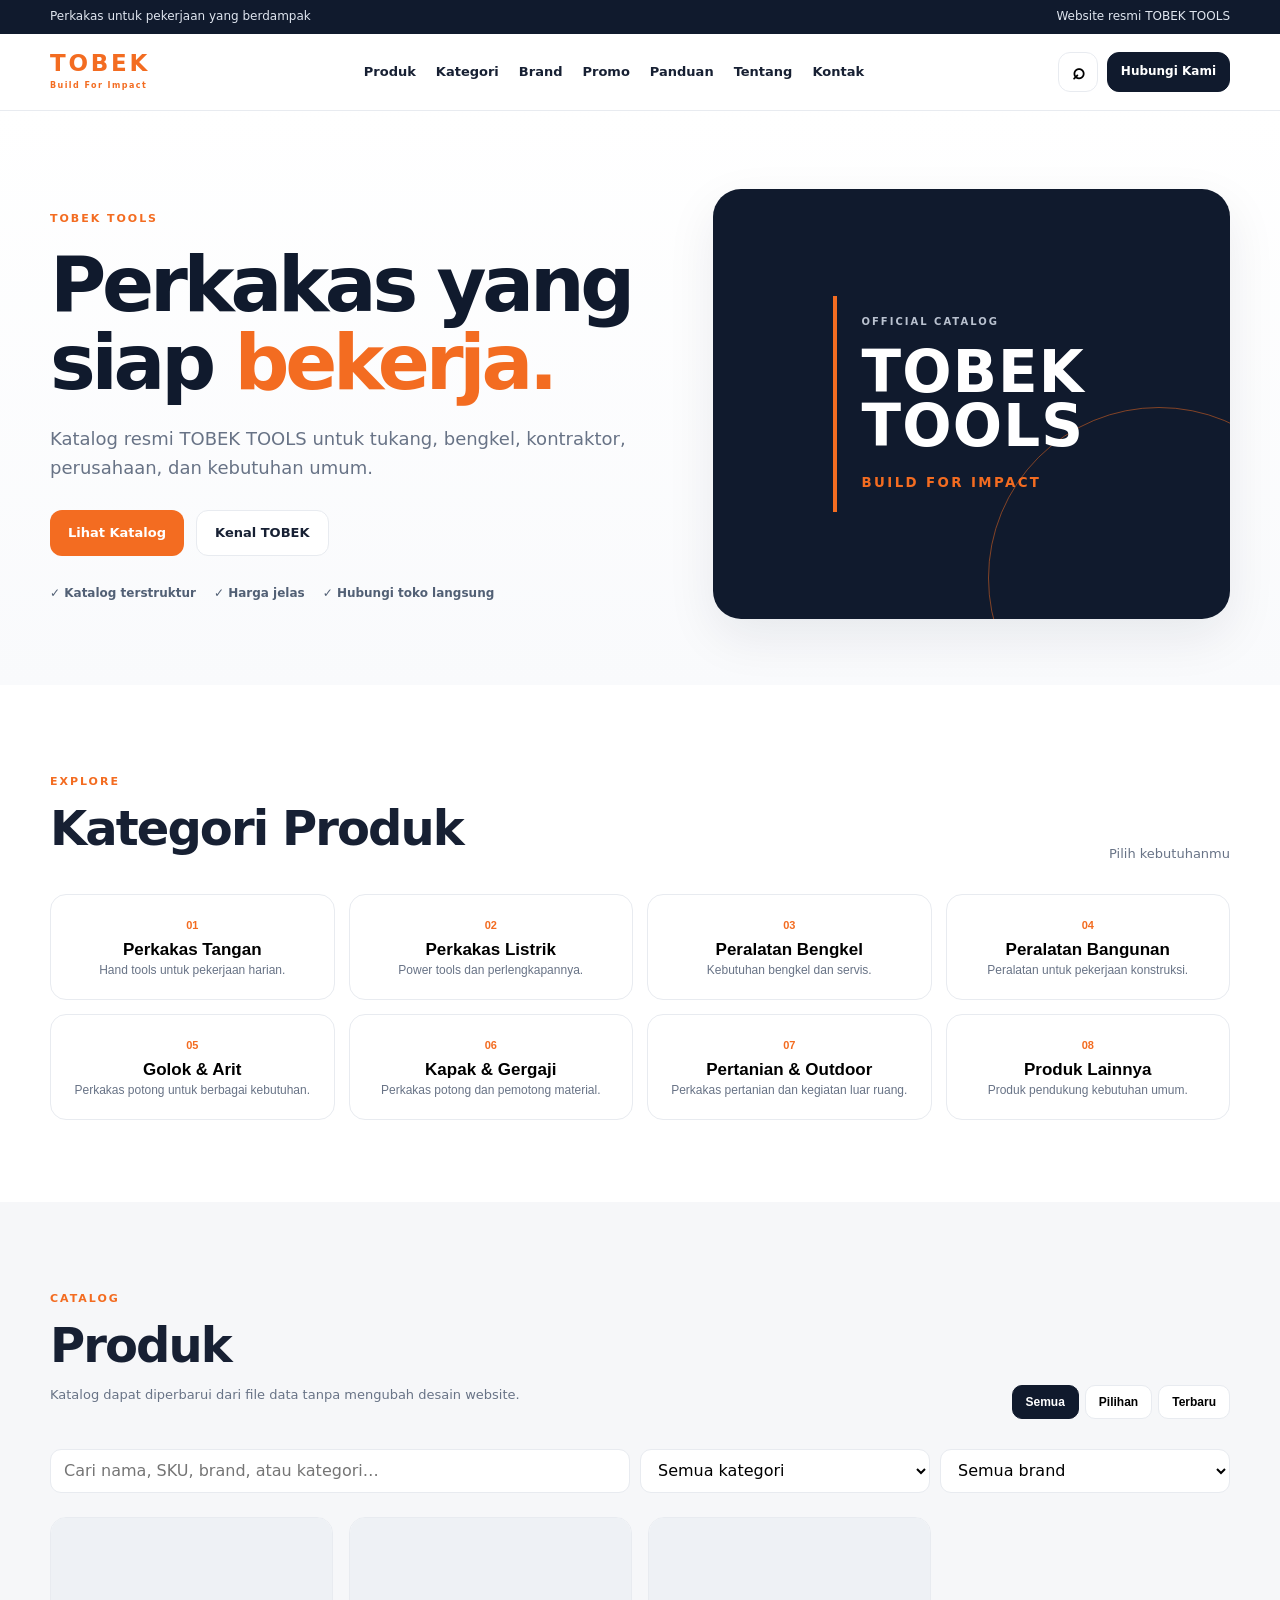
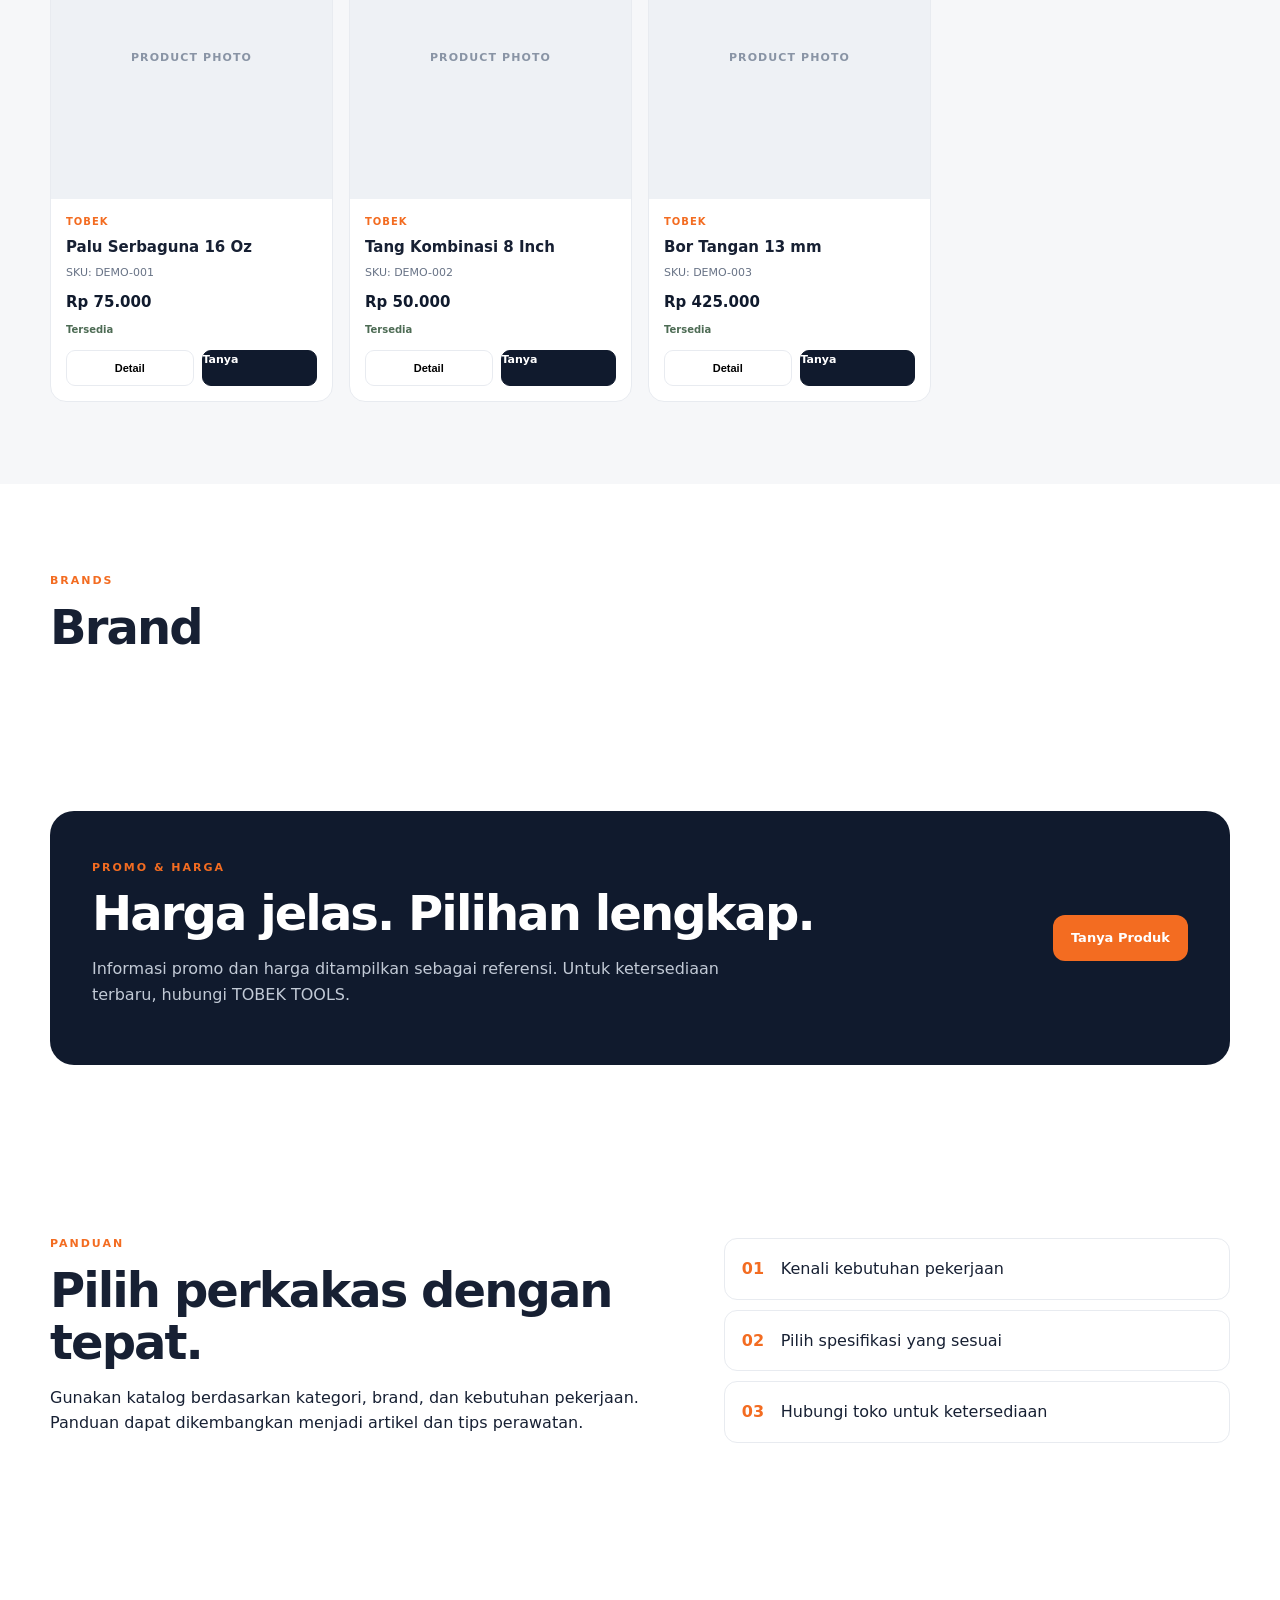
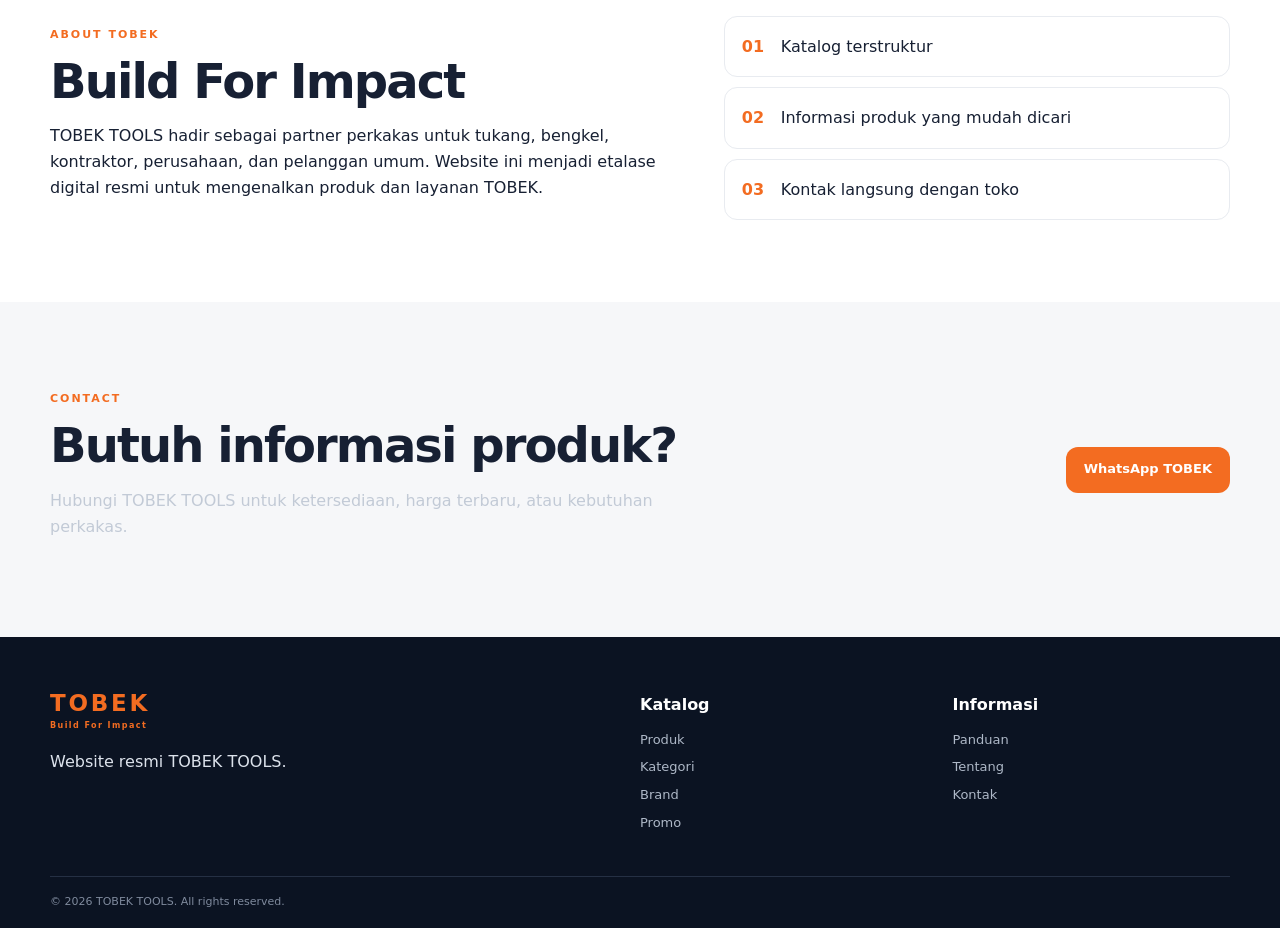
<file: index.html>
<!doctype html>
<html lang="id">
<head>
  <meta charset="UTF-8">
  <meta name="viewport" content="width=device-width, initial-scale=1.0">
  <meta name="description" content="TOBEK TOOLS — website resmi dan katalog perkakas untuk pekerjaan yang berdampak.">
  <title>TOBEK TOOLS — Build For Impact</title>
  <link rel="stylesheet" href="styles.css">
</head>
<body>
<header class="site-header">
  <div class="topbar"><div class="container topbar-inner">
    <span>Perkakas untuk pekerjaan yang berdampak</span><span>Website resmi TOBEK TOOLS</span>
  </div></div>
  <div class="container nav">
    <a class="brand" href="#beranda" aria-label="TOBEK TOOLS">
      <span class="brand-word">TOBEK</span><span class="brand-tag">Build For Impact</span>
    </a>
    <nav class="main-nav" aria-label="Navigasi utama">
      <a href="#produk">Produk</a><a href="#kategori">Kategori</a><a href="#brand">Brand</a>
      <a href="#promo">Promo</a><a href="#panduan">Panduan</a><a href="#tentang">Tentang</a><a href="#kontak">Kontak</a>
    </nav>
    <div class="nav-actions">
      <button class="icon-btn" id="searchBtn" aria-label="Cari produk">⌕</button>
      <a class="contact-btn" id="headerContact" href="#" target="_blank" rel="noopener">Hubungi Kami</a>
    </div>
  </div>
</header>

<main id="beranda">
  <section class="hero">
    <div class="container hero-grid">
      <div class="hero-copy">
        <span class="eyebrow">TOBEK TOOLS</span>
        <h1>Perkakas yang siap <em>bekerja.</em></h1>
        <p>Katalog resmi TOBEK TOOLS untuk tukang, bengkel, kontraktor, perusahaan, dan kebutuhan umum.</p>
        <div class="hero-actions">
          <a class="btn primary" href="#produk">Lihat Katalog</a>
          <a class="btn ghost" href="#tentang">Kenal TOBEK</a>
        </div>
        <div class="hero-trust"><span>✓ Katalog terstruktur</span><span>✓ Harga jelas</span><span>✓ Hubungi toko langsung</span></div>
      </div>
      <div class="hero-panel">
        <div class="hero-panel-inner">
          <span class="panel-kicker">OFFICIAL CATALOG</span>
          <strong>TOBEK<br>TOOLS</strong>
          <small>BUILD FOR IMPACT</small>
        </div>
      </div>
    </div>
  </section>

  <section id="kategori" class="section">
    <div class="container">
      <div class="section-head"><div><span class="eyebrow">EXPLORE</span><h2>Kategori Produk</h2></div><span class="muted">Pilih kebutuhanmu</span></div>
      <div class="category-grid" id="categoryGrid"></div>
    </div>
  </section>

  <section id="produk" class="section products-section">
    <div class="container">
      <div class="section-head">
        <div><span class="eyebrow">CATALOG</span><h2>Produk</h2><p class="muted">Katalog dapat diperbarui dari file data tanpa mengubah desain website.</p></div>
        <div class="filters"><button class="filter active" data-filter="all">Semua</button><button class="filter" data-filter="best">Pilihan</button><button class="filter" data-filter="new">Terbaru</button></div>
      </div>
      <div class="catalog-tools">
        <input id="catalogSearch" type="search" placeholder="Cari nama, SKU, brand, atau kategori…">
        <select id="categoryFilter"><option value="all">Semua kategori</option></select>
        <select id="brandFilter"><option value="all">Semua brand</option></select>
      </div>
      <div class="product-grid" id="productGrid"></div>
      <div class="empty-state" id="emptyState" hidden>Produk tidak ditemukan. Coba kata kunci atau filter lain.</div>
    </div>
  </section>

  <section id="brand" class="section brands">
    <div class="container"><div class="section-head"><div><span class="eyebrow">BRANDS</span><h2>Brand</h2></div></div><div class="brand-grid" id="brandGrid"></div></div>
  </section>

  <section id="promo" class="section promo">
    <div class="container promo-box">
      <div><span class="eyebrow">PROMO & HARGA</span><h2>Harga jelas. Pilihan lengkap.</h2><p>Informasi promo dan harga ditampilkan sebagai referensi. Untuk ketersediaan terbaru, hubungi TOBEK TOOLS.</p></div>
      <a class="btn primary" id="promoContact" href="#" target="_blank" rel="noopener">Tanya Produk</a>
    </div>
  </section>

  <section id="panduan" class="section guide">
    <div class="container guide-grid">
      <div><span class="eyebrow">PANDUAN</span><h2>Pilih perkakas dengan tepat.</h2><p>Gunakan katalog berdasarkan kategori, brand, dan kebutuhan pekerjaan. Panduan dapat dikembangkan menjadi artikel dan tips perawatan.</p></div>
      <div class="guide-cards"><div><b>01</b><span>Kenali kebutuhan pekerjaan</span></div><div><b>02</b><span>Pilih spesifikasi yang sesuai</span></div><div><b>03</b><span>Hubungi toko untuk ketersediaan</span></div></div>
    </div>
  </section>

  <section id="tentang" class="section about">
    <div class="container about-grid">
      <div><span class="eyebrow">ABOUT TOBEK</span><h2>Build For Impact</h2><p>TOBEK TOOLS hadir sebagai partner perkakas untuk tukang, bengkel, kontraktor, perusahaan, dan pelanggan umum. Website ini menjadi etalase digital resmi untuk mengenalkan produk dan layanan TOBEK.</p></div>
      <div class="about-points"><div><b>01</b><span>Katalog terstruktur</span></div><div><b>02</b><span>Informasi produk yang mudah dicari</span></div><div><b>03</b><span>Kontak langsung dengan toko</span></div></div>
    </div>
  </section>

  <section id="kontak" class="section help">
    <div class="container help-box">
      <div><span class="eyebrow">CONTACT</span><h2>Butuh informasi produk?</h2><p>Hubungi TOBEK TOOLS untuk ketersediaan, harga terbaru, atau kebutuhan perkakas.</p></div>
      <a class="btn primary" id="contactBtn" href="#" target="_blank" rel="noopener">WhatsApp TOBEK</a>
    </div>
  </section>
</main>

<footer>
  <div class="container footer-grid">
    <div><div class="brand footer-brand"><span class="brand-word">TOBEK</span><span class="brand-tag">Build For Impact</span></div><p>Website resmi TOBEK TOOLS.</p></div>
    <div><h4>Katalog</h4><a href="#produk">Produk</a><a href="#kategori">Kategori</a><a href="#brand">Brand</a><a href="#promo">Promo</a></div>
    <div><h4>Informasi</h4><a href="#panduan">Panduan</a><a href="#tentang">Tentang</a><a href="#kontak">Kontak</a></div>
  </div>
  <div class="container copyright">© <span id="year"></span> TOBEK TOOLS. All rights reserved.</div>
</footer>

<div class="modal" id="searchModal" aria-hidden="true">
  <div class="search-box"><button class="close" id="closeSearch" aria-label="Tutup">×</button><input id="searchInput" placeholder="Cari produk, brand, SKU…"><div id="searchResults"></div></div>
</div>
<div class="modal" id="productModal" aria-hidden="true">
  <div class="product-detail"><button class="close" id="closeProduct" aria-label="Tutup">×</button><div id="productDetailContent"></div></div>
</div>
<script src="app.js"></script>
</body>
</html>
</file>
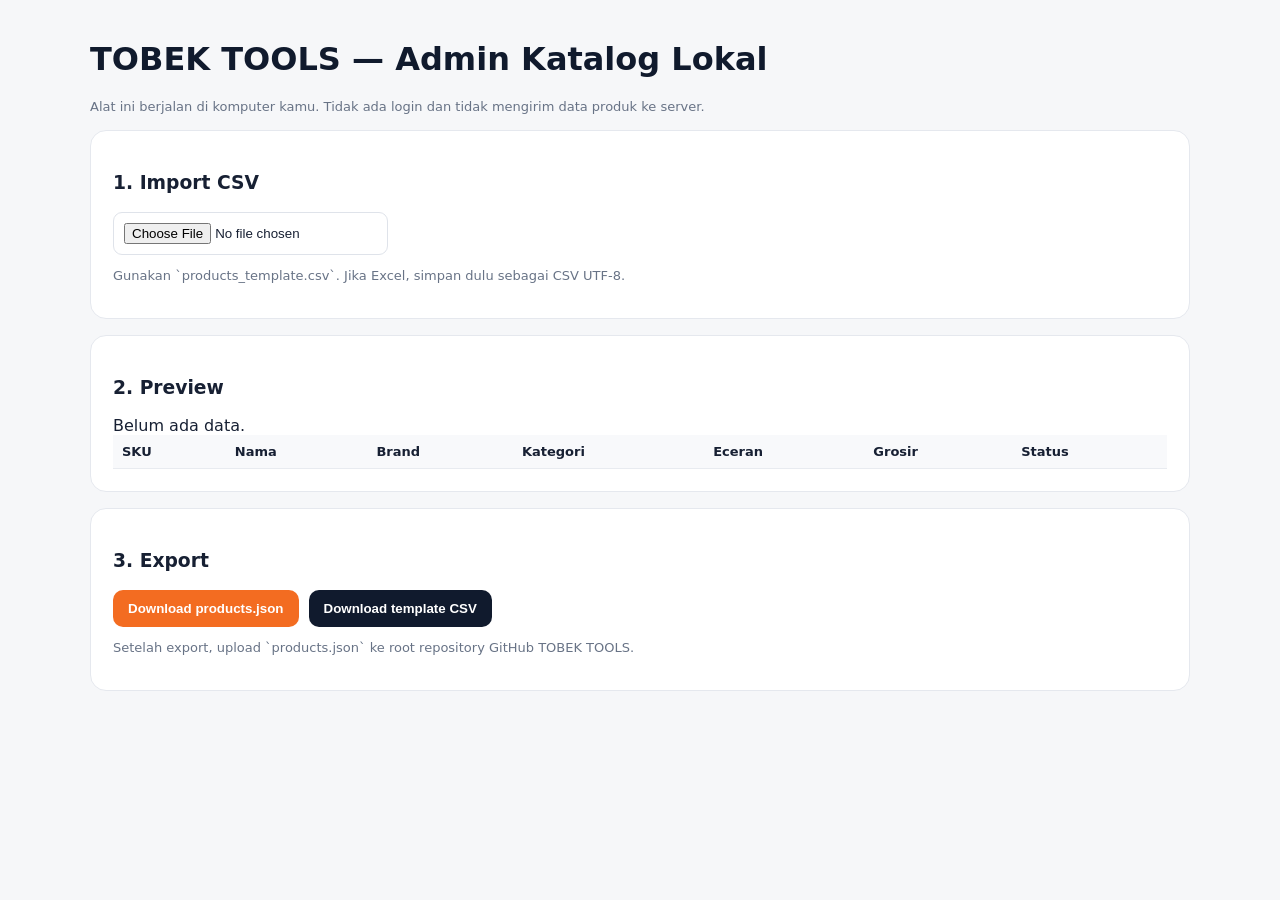
<file: admin-katalog.html>
<!doctype html>
<html lang="id">
<head><meta charset="utf-8"><meta name="viewport" content="width=device-width,initial-scale=1"><title>TOBEK TOOLS — Admin Katalog Lokal</title>
<style>
body{font-family:system-ui,sans-serif;background:#f6f7f9;color:#172033;margin:0}.wrap{max-width:1100px;margin:40px auto;padding:0 18px}.box{background:#fff;border:1px solid #e5e8ee;border-radius:16px;padding:22px;margin:16px 0}h1{color:#101a2d}.btn{border:0;border-radius:10px;padding:11px 15px;font-weight:800;cursor:pointer;background:#101a2d;color:#fff}.btn.orange{background:#f36c21}.muted{color:#687386;font-size:13px}input{padding:10px;border:1px solid #dfe3ea;border-radius:9px}.actions{display:flex;gap:10px;flex-wrap:wrap}.table-wrap{overflow:auto}table{border-collapse:collapse;width:100%;font-size:13px}th,td{border-bottom:1px solid #e8ebf0;padding:9px;text-align:left;white-space:nowrap}th{background:#f8f9fb}.ok{color:#3f7650;font-weight:800}.warn{color:#9a6500;font-weight:800}
</style></head>
<body><div class="wrap">
<h1>TOBEK TOOLS — Admin Katalog Lokal</h1>
<p class="muted">Alat ini berjalan di komputer kamu. Tidak ada login dan tidak mengirim data produk ke server.</p>
<div class="box"><h3>1. Import CSV</h3><input id="file" type="file" accept=".csv,text/csv"><p class="muted">Gunakan `products_template.csv`. Jika Excel, simpan dulu sebagai CSV UTF-8.</p></div>
<div class="box"><h3>2. Preview</h3><div id="status">Belum ada data.</div><div class="table-wrap"><table><thead><tr><th>SKU</th><th>Nama</th><th>Brand</th><th>Kategori</th><th>Eceran</th><th>Grosir</th><th>Status</th></tr></thead><tbody id="rows"></tbody></table></div></div>
<div class="box"><h3>3. Export</h3><div class="actions"><button class="btn orange" id="export">Download products.json</button><button class="btn" id="template">Download template CSV</button></div><p class="muted">Setelah export, upload `products.json` ke root repository GitHub TOBEK TOOLS.</p></div>
</div>
<script>
let data=[];
const required=["sku","name","brand","category","retail","wholesale","status"];
function parseCSV(t){const rows=[];let row=[],cell="",q=false;for(let i=0;i<t.length;i++){const c=t[i],n=t[i+1];if(c=='"'&&q&&n=='"'){cell+='"';i++;continue}if(c=='"'){q=!q;continue}if(c==','&&!q){row.push(cell);cell="";continue}if((c=='\\n'||c=='\\r')&&!q){if(c=='\\r'&&n=='\\n')i++;row.push(cell);if(row.some(x=>x.trim()))rows.push(row);row=[];cell="";continue}cell+=c}row.push(cell);if(row.some(x=>x.trim()))rows.push(row);const h=rows.shift().map(x=>x.trim().toLowerCase());return rows.map(r=>Object.fromEntries(h.map((k,i)=>[k,(r[i]||"").trim()])));}
function render(){document.getElementById("status").innerHTML=`<span class="${data.length?'ok':'warn'}">${data.length} produk terbaca.</span>`;document.getElementById("rows").innerHTML=data.slice(0,200).map(p=>`<tr><td>${p.sku}</td><td>${p.name}</td><td>${p.brand}</td><td>${p.category}</td><td>${p.retail}</td><td>${p.wholesale}</td><td>${p.status}</td></tr>`).join("")}
document.getElementById("file").onchange=async e=>{const f=e.target.files[0];if(!f)return;const t=await f.text();const raw=parseCSV(t);data=raw.map(p=>({...p,retail:Number(String(p.retail).replace(/[^0-9.-]/g,""))||0,wholesale:Number(String(p.wholesale).replace(/[^0-9.-]/g,""))||0,featured:["1","true","ya","yes"].includes(String(p.featured).toLowerCase()),newest:["1","true","ya","yes"].includes(String(p.newest).toLowerCase()),image:p.image||"",description:p.description||""}));render()};
document.getElementById("export").onclick=()=>{if(!data.length)return alert("Import CSV dulu.");const blob=new Blob([JSON.stringify(data,null,2)],{type:"application/json"});const a=document.createElement("a");a.href=URL.createObjectURL(blob);a.download="products.json";a.click();URL.revokeObjectURL(a.href)};
document.getElementById("template").onclick=()=>{const head="sku,name,brand,category,retail,wholesale,status,featured,newest,image,description\\n";const blob=new Blob([head],{type:"text/csv;charset=utf-8"});const a=document.createElement("a");a.href=URL.createObjectURL(blob);a.download="products_template.csv";a.click();URL.revokeObjectURL(a.href)};
</script></body></html>
</file>
<file: styles.css>
:root{--orange:#f36c21;--navy:#101a2d;--ink:#172033;--muted:#687386;--line:#e8ebf0;--paper:#fff;--soft:#f6f7f9;--radius:18px;--shadow:0 18px 50px rgba(16,26,45,.08)}
*{box-sizing:border-box}html{scroll-behavior:smooth}body{margin:0;font-family:Inter,ui-sans-serif,system-ui,-apple-system,BlinkMacSystemFont,"Segoe UI",sans-serif;color:var(--ink);background:#fff;line-height:1.6}a{text-decoration:none;color:inherit}.container{width:min(1180px,calc(100% - 36px));margin:auto}.topbar{background:var(--navy);color:#dfe5ef;font-size:12px}.topbar-inner{height:34px;display:flex;justify-content:space-between;align-items:center}.site-header{position:sticky;top:0;z-index:20;background:rgba(255,255,255,.94);backdrop-filter:blur(12px);border-bottom:1px solid var(--line)}.nav{height:76px;display:flex;align-items:center;gap:28px}.brand{display:flex;flex-direction:column;min-width:120px}.brand-word{font-weight:900;letter-spacing:.12em;color:var(--orange);font-size:23px;line-height:1}.brand-tag{font-size:8px;letter-spacing:.18em;color:var(--orange);font-weight:800;margin-top:5px}.main-nav{display:flex;gap:20px;align-items:center;flex:1;justify-content:center;font-size:13px;font-weight:700}.main-nav a:hover{color:var(--orange)}.nav-actions{display:flex;gap:9px;align-items:center}.icon-btn,.contact-btn{border:1px solid var(--line);background:#fff;border-radius:12px;height:40px;padding:0 13px;font-weight:800}.icon-btn{width:40px;font-size:22px;cursor:pointer}.contact-btn{display:flex;align-items:center;background:var(--navy);color:#fff;border-color:var(--navy);font-size:12px}.hero{padding:78px 0 66px;background:linear-gradient(180deg,#fff 0%,#f9fafc 100%)}.hero-grid{display:grid;grid-template-columns:1.08fr .92fr;gap:55px;align-items:center}.eyebrow{font-size:11px;letter-spacing:.18em;font-weight:900;color:var(--orange)}h1{font-size:clamp(48px,6vw,78px);line-height:1.02;letter-spacing:-.055em;margin:16px 0 22px;color:var(--navy)}h1 em{font-style:normal;color:var(--orange)}h2{font-size:clamp(30px,4vw,48px);line-height:1.08;letter-spacing:-.04em;margin:10px 0}.hero-copy p{max-width:650px;font-size:18px;color:var(--muted)}.hero-actions{display:flex;gap:12px;margin-top:28px}.btn{display:inline-flex;align-items:center;justify-content:center;min-height:46px;padding:0 18px;border-radius:12px;font-weight:850;font-size:13px}.primary{background:var(--orange);color:#fff}.ghost{border:1px solid var(--line);background:#fff}.hero-trust{display:flex;gap:18px;flex-wrap:wrap;margin-top:28px;color:#526075;font-size:12px;font-weight:700}.hero-panel{min-height:430px;border-radius:28px;background:var(--navy);display:grid;place-items:center;box-shadow:var(--shadow);position:relative;overflow:hidden}.hero-panel:after{content:"";position:absolute;width:340px;height:340px;border:1px solid rgba(243,108,33,.5);border-radius:50%;right:-100px;bottom:-130px}.hero-panel-inner{border-left:4px solid var(--orange);padding:18px 25px;color:#fff;position:relative;z-index:1}.panel-kicker{display:block;color:#b9c1cf;font-size:10px;letter-spacing:.2em;font-weight:900}.hero-panel strong{display:block;font-size:58px;line-height:.94;letter-spacing:.02em;margin:15px 0}.hero-panel small{color:var(--orange);font-weight:900;letter-spacing:.18em}.section{padding:82px 0}.section-head{display:flex;align-items:end;justify-content:space-between;gap:20px;margin-bottom:30px}.muted{color:var(--muted);font-size:13px}.category-grid{display:grid;grid-template-columns:repeat(4,1fr);gap:14px}.category-card{padding:22px;background:#fff;border:1px solid var(--line);border-radius:16px;cursor:pointer;transition:.2s}.category-card:hover{transform:translateY(-3px);box-shadow:var(--shadow);border-color:#d8dde6}.category-no{font-size:11px;color:var(--orange);font-weight:900}.category-card h3{margin:8px 0 3px;font-size:17px}.category-card p{margin:0;color:var(--muted);font-size:12px}.products-section{background:var(--soft)}.filters{display:flex;gap:6px}.filter{border:1px solid var(--line);background:#fff;padding:9px 13px;border-radius:10px;font-size:12px;font-weight:800;cursor:pointer}.filter.active{background:var(--navy);color:#fff;border-color:var(--navy)}.catalog-tools{display:grid;grid-template-columns:2fr 1fr 1fr;gap:10px;margin-bottom:24px}.catalog-tools input,.catalog-tools select,.search-box input{height:44px;border:1px solid var(--line);background:#fff;border-radius:11px;padding:0 13px;font:inherit;outline:none}.product-grid{display:grid;grid-template-columns:repeat(4,1fr);gap:16px}.product-card{background:#fff;border:1px solid var(--line);border-radius:16px;overflow:hidden;display:flex;flex-direction:column;min-width:0}.product-photo{aspect-ratio:1/1;background:#eef1f5;display:grid;place-items:center;color:#8994a5;font-size:11px;font-weight:900;letter-spacing:.1em;overflow:hidden}.product-photo img{width:100%;height:100%;object-fit:cover}.product-info{padding:15px}.product-brand{font-size:10px;color:var(--orange);font-weight:900;letter-spacing:.1em}.product-name{font-size:15px;font-weight:850;margin:5px 0}.product-sku{font-size:11px;color:var(--muted)}.product-price{font-size:15px;font-weight:900;color:var(--navy);margin-top:9px}.product-status{font-size:10px;font-weight:900;margin-top:8px;color:#4d6b54}.product-actions{display:flex;gap:8px;margin-top:12px}.small-btn{flex:1;border:1px solid var(--line);background:#fff;border-radius:9px;min-height:36px;font-size:11px;font-weight:850;cursor:pointer}.small-btn.primary-small{background:var(--navy);color:#fff;border-color:var(--navy)}.empty-state{text-align:center;padding:60px;color:var(--muted)}.brands{background:#fff}.brand-grid{display:grid;grid-template-columns:repeat(5,1fr);gap:12px}.brand-chip{border:1px solid var(--line);border-radius:14px;padding:18px;font-weight:900;text-align:center;background:#fff}.promo{padding-top:35px}.promo-box{background:var(--navy);color:#fff;border-radius:24px;padding:42px;display:flex;align-items:center;justify-content:space-between;gap:30px}.promo-box p,.help p{color:#c2cad6;max-width:650px}.guide-grid,.about-grid{display:grid;grid-template-columns:1.1fr .9fr;gap:55px;align-items:center}.guide-cards,.about-points{display:grid;gap:10px}.guide-cards div,.about-points div{border:1px solid var(--line);padding:17px;border-radius:13px;display:flex;gap:14px;align-items:center}.guide-cards b,.about-points b{color:var(--orange);min-width:25px}.help{background:var(--soft)}.help-box{display:flex;justify-content:space-between;align-items:center;gap:30px}.help h2{margin-bottom:8px}footer{background:#0b1322;color:#dce2eb;padding:55px 0 18px}.footer-grid{display:grid;grid-template-columns:2fr 1fr 1fr;gap:35px}.footer-brand .brand-word,.footer-brand .brand-tag{color:var(--orange)}footer h4{margin:0 0 12px;color:#fff}footer .footer-grid a{display:block;color:#aeb8c7;font-size:13px;margin:7px 0}.copyright{border-top:1px solid #253044;margin-top:35px;padding-top:16px;color:#7f8a9d;font-size:11px}.modal{position:fixed;inset:0;background:rgba(8,14,25,.52);display:none;align-items:flex-start;justify-content:center;padding:10vh 18px;z-index:50}.modal.open{display:flex}.search-box,.product-detail{width:min(720px,100%);background:#fff;border-radius:20px;padding:25px;position:relative;box-shadow:0 30px 90px rgba(0,0,0,.2)}.search-box input{width:100%;margin-bottom:15px}.close{position:absolute;right:13px;top:10px;border:0;background:transparent;font-size:27px;cursor:pointer}.search-result{padding:13px;border-bottom:1px solid var(--line);cursor:pointer}.search-result strong{display:block}.search-result small{color:var(--muted)}.detail-grid{display:grid;grid-template-columns:1fr 1fr;gap:25px}.detail-photo{background:#eef1f5;border-radius:15px;min-height:320px;display:grid;place-items:center;overflow:hidden}.detail-photo img{width:100%;height:100%;object-fit:cover}.detail-content h2{margin-top:5px}.detail-meta{color:var(--muted);font-size:12px}.detail-price{font-size:22px;font-weight:900;margin:14px 0}.detail-desc{font-size:14px;color:#536075}
@media(max-width:980px){.main-nav{display:none}.hero-grid,.guide-grid,.about-grid{grid-template-columns:1fr}.hero-panel{min-height:300px}.category-grid{grid-template-columns:repeat(2,1fr)}.product-grid{grid-template-columns:repeat(2,1fr)}.brand-grid{grid-template-columns:repeat(3,1fr)}.catalog-tools{grid-template-columns:1fr}.help-box,.promo-box{flex-direction:column;align-items:flex-start}.footer-grid{grid-template-columns:1fr 1fr}}
@media(max-width:560px){.container{width:min(100% - 24px,1180px)}.topbar-inner span:last-child{display:none}.nav{height:65px}.contact-btn{display:none}.hero{padding:52px 0}.hero-panel strong{font-size:44px}.section{padding:60px 0}.section-head{align-items:flex-start;flex-direction:column}.filters{width:100%}.filter{flex:1}.product-grid{grid-template-columns:1fr 1fr;gap:10px}.brand-grid{grid-template-columns:1fr 1fr}.product-info{padding:11px}.product-name{font-size:13px}.detail-grid{grid-template-columns:1fr}.detail-photo{min-height:250px}.hero-trust{gap:10px}}
</file>
